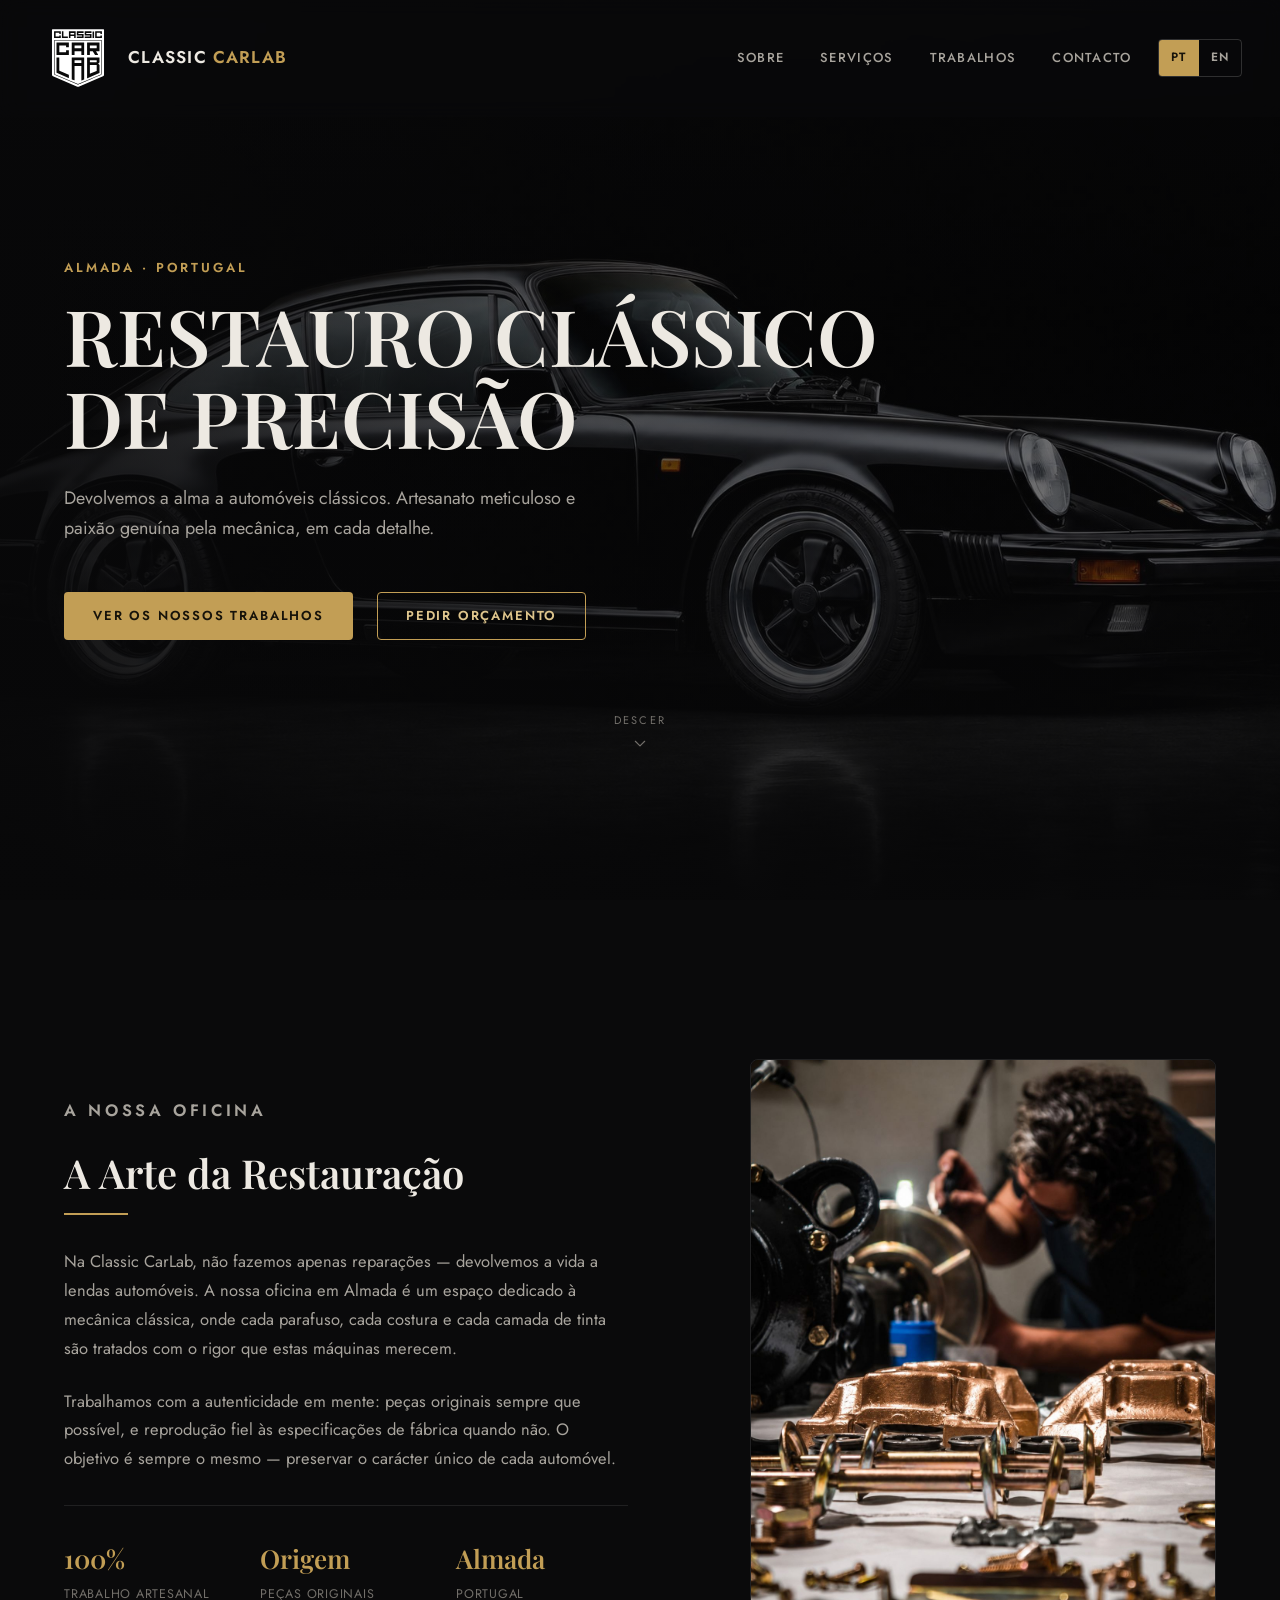
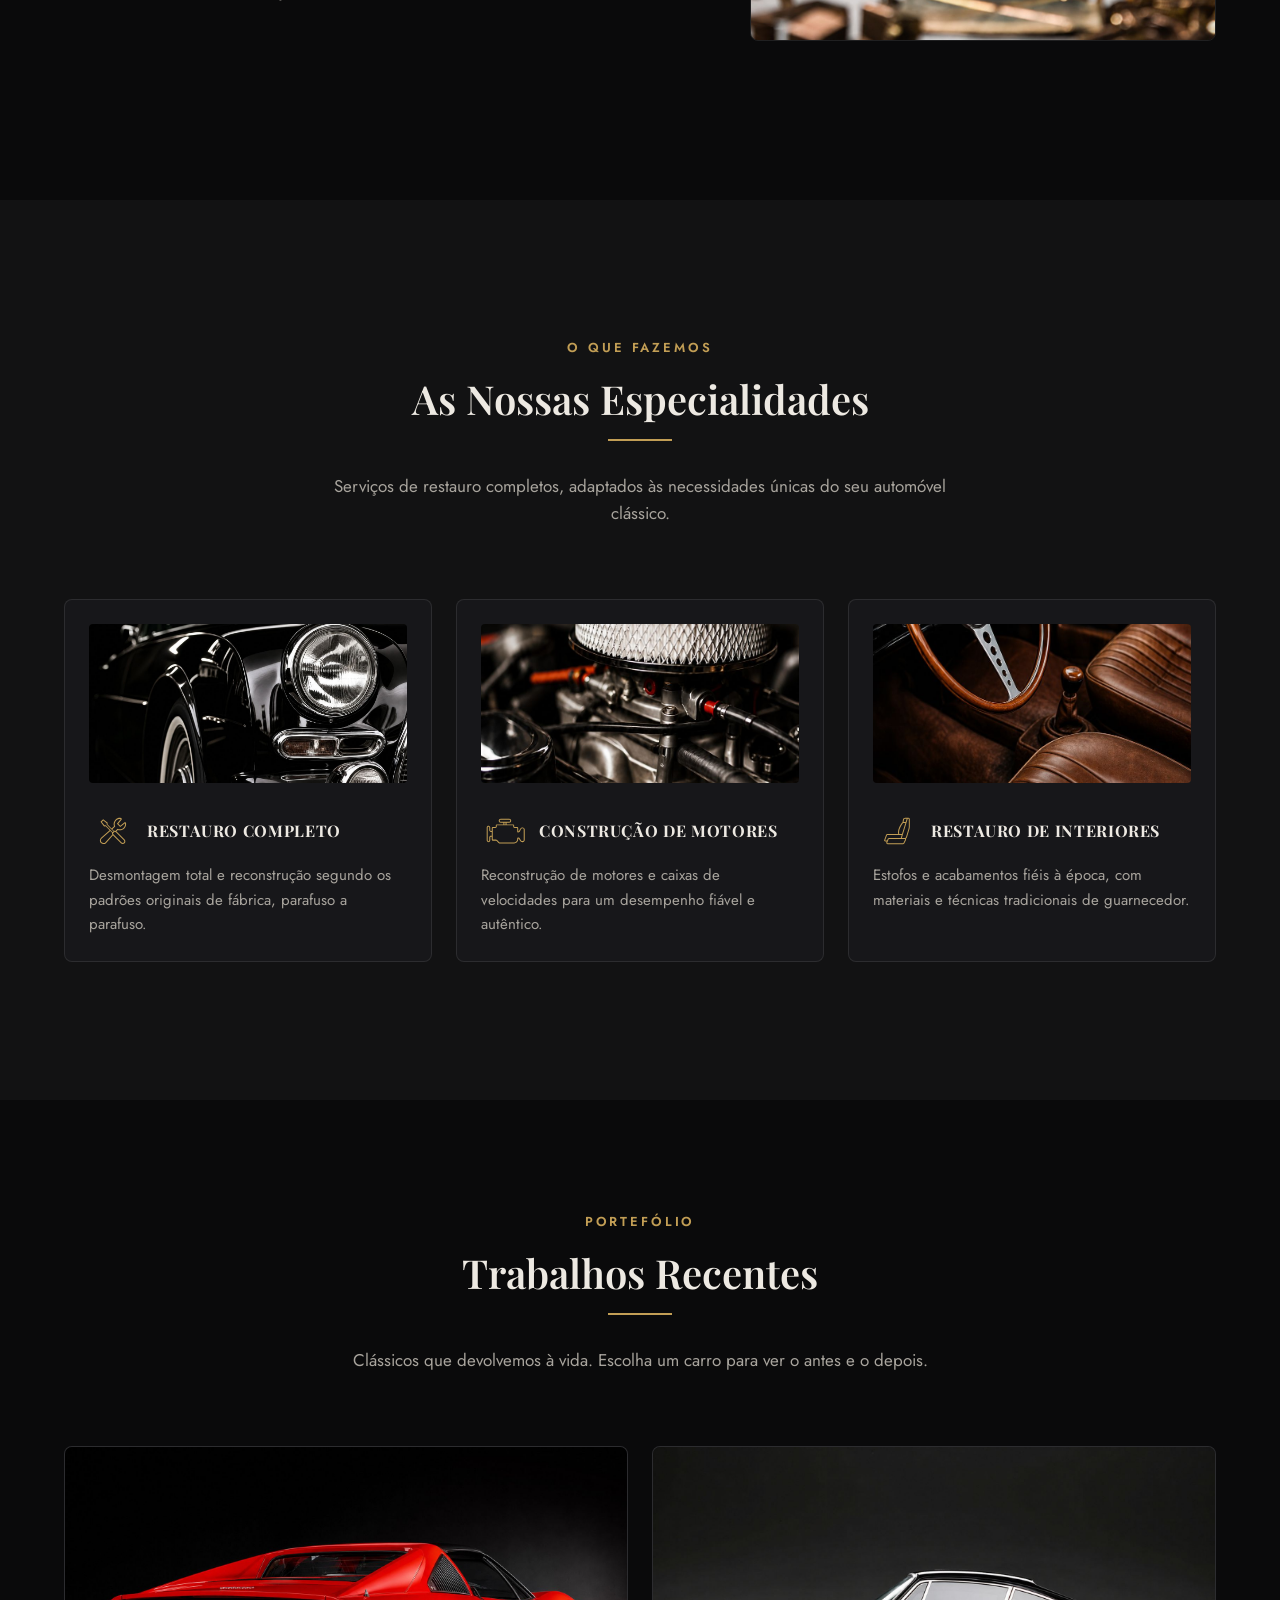
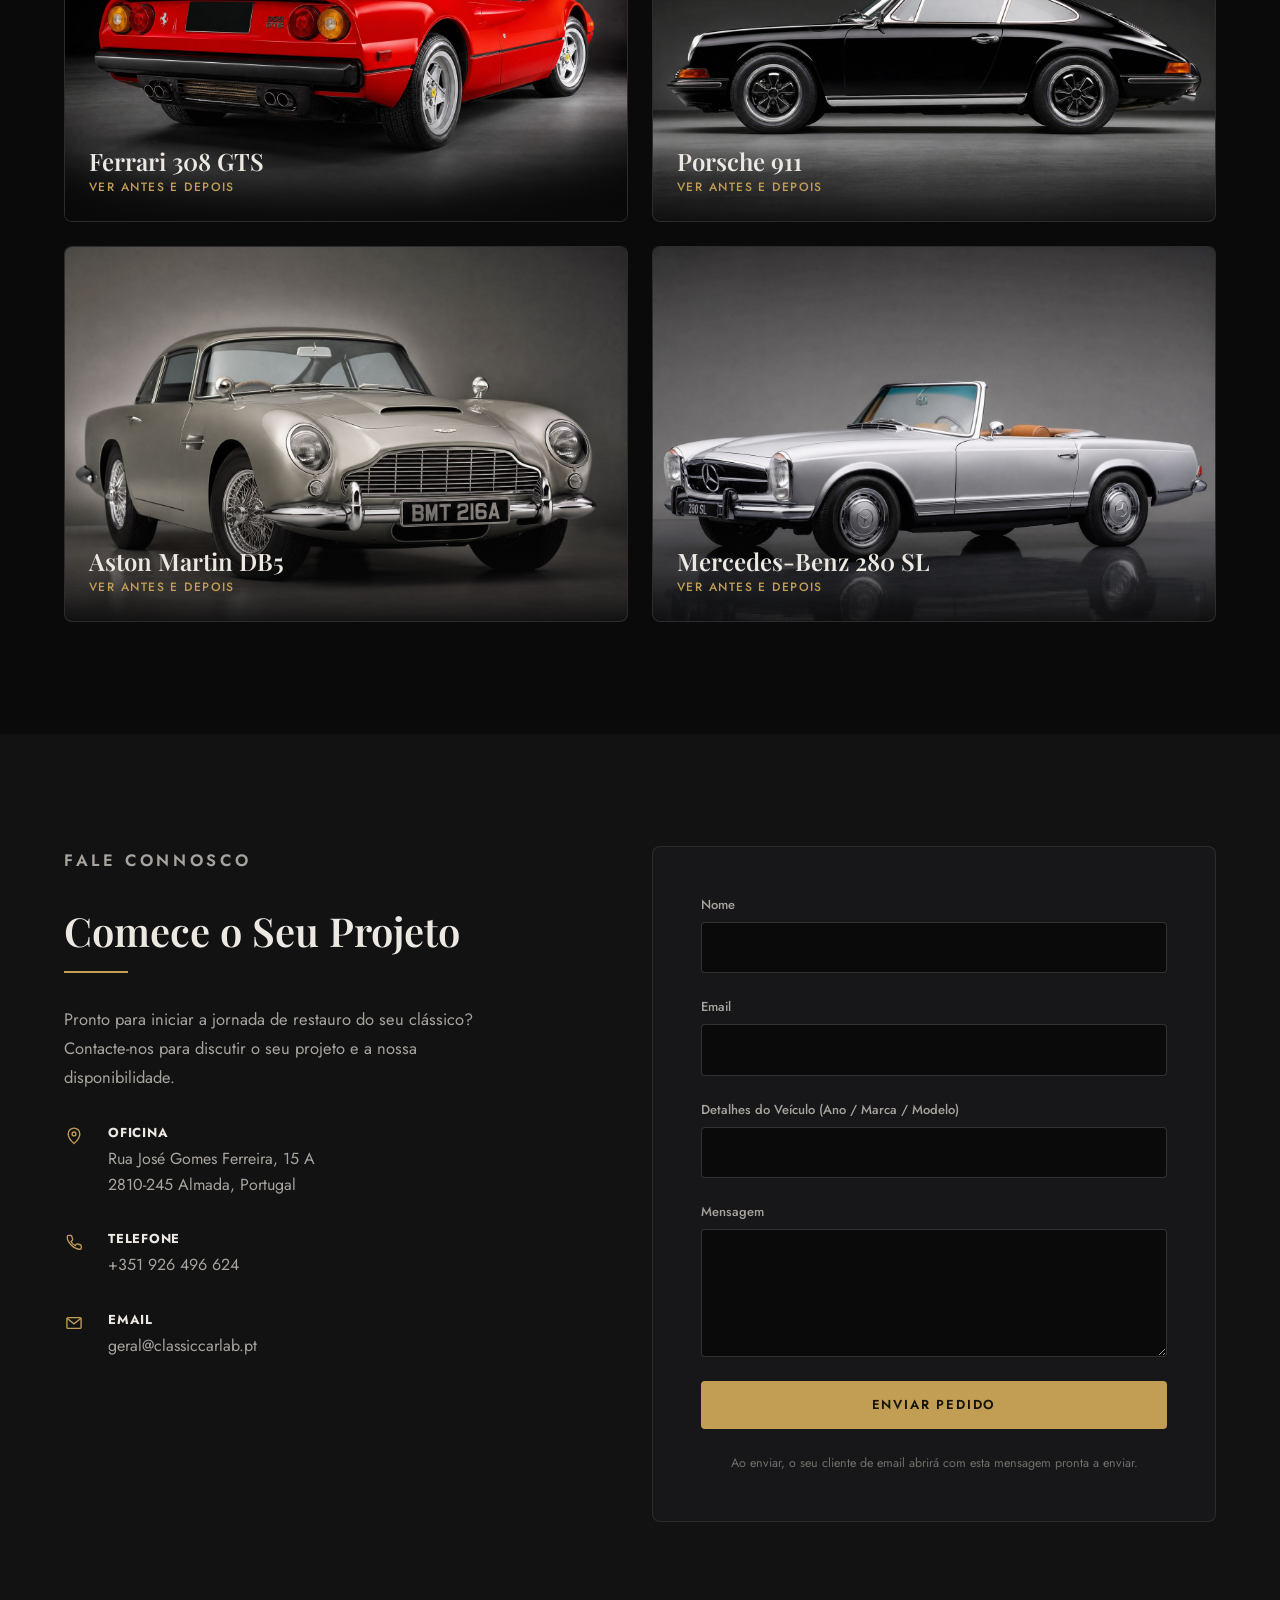
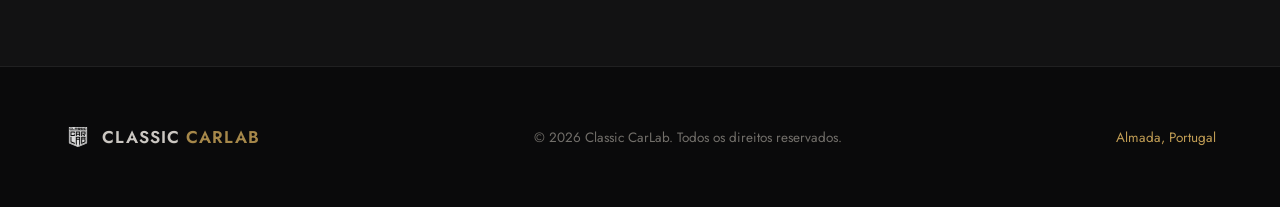
<file: index.html>
<!DOCTYPE html>
<html lang="pt">
<head>
<meta charset="UTF-8">
<meta name="viewport" content="width=device-width, initial-scale=1.0">
<title>Classic CarLab — Restauro de Automóveis Clássicos | Almada</title>
<meta name="description" content="Classic CarLab — oficina especializada em restauro de automóveis clássicos em Almada, Portugal. Restauro completo, pintura, motores e interiores.">
<link rel="icon" type="image/svg+xml" href="img/logo.svg">
<link rel="preconnect" href="https://fonts.googleapis.com">
<link rel="preconnect" href="https://fonts.gstatic.com" crossorigin>
<link href="https://fonts.googleapis.com/css2?family=Playfair+Display:ital,wght@0,500;0,600;0,700;1,500&family=Jost:wght@300;400;500;600&display=swap" rel="stylesheet">
<link rel="stylesheet" href="css/styles.css?v=3">
</head>
<body>

<a class="skip-link" href="#main">Saltar para o conteúdo principal / Skip to main content</a>

<header class="site-header" id="siteHeader">
  <div class="header-inner">
    <a href="#top" class="brand" aria-label="Classic CarLab — início">
      <img src="img/logo.svg" alt="" class="brand-mark" width="80" height="88">
      <span class="brand-name">CLASSIC <em>CARLAB</em></span>
    </a>

    <nav class="main-nav" id="mainNav" aria-label="Navegação principal">
      <a href="#about" data-i18n="nav.about">Sobre</a>
      <a href="#services" data-i18n="nav.services">Serviços</a>
      <a href="#work" data-i18n="nav.work">Trabalhos</a>
      <a href="#contact" data-i18n="nav.contact">Contacto</a>
    </nav>

    <div class="header-actions">
      <div class="lang-toggle" role="group" aria-label="Selecionar idioma / Select language">
        <button type="button" class="lang-btn is-active" data-lang="pt" aria-pressed="true">PT</button>
        <button type="button" class="lang-btn" data-lang="en" aria-pressed="false">EN</button>
      </div>
      <button type="button" class="menu-toggle" id="menuToggle" aria-expanded="false" aria-controls="mainNav" aria-label="Abrir menu de navegação">
        <span></span><span></span><span></span>
      </button>
    </div>
  </div>
</header>

<main id="main">

  <!-- HERO -->
  <section class="hero" id="top">
    <div class="hero-media">
      <img src="img/hero.jpg" alt="Porsche 911 clássico totalmente restaurado, pintura preta, em estúdio" loading="eager" fetchpriority="high" width="1920" height="1080">
      <div class="hero-scrim"></div>
    </div>
    <div class="hero-content">
      <p class="eyebrow" data-i18n="hero.eyebrow">ALMADA · PORTUGAL</p>
      <h1 data-i18n-html="hero.title">RESTAURO CLÁSSICO<br>DE PRECISÃO</h1>
      <p class="hero-sub" data-i18n="hero.sub">Devolvemos a alma a automóveis clássicos. Artesanato meticuloso e paixão genuína pela mecânica, em cada detalhe.</p>
      <div class="hero-ctas">
        <a href="#work" class="btn btn-primary" data-i18n="hero.cta1">Ver os Nossos Trabalhos</a>
        <a href="#contact" class="btn btn-ghost" data-i18n="hero.cta2">Pedir Orçamento</a>
      </div>
    </div>
    <a href="#about" class="scroll-cue" aria-label="Descer para a secção seguinte">
      <span data-i18n="hero.scroll">DESCER</span>
      <svg width="14" height="14" viewBox="0 0 24 24" fill="none" aria-hidden="true"><path d="M4 9l8 8 8-8" stroke="currentColor" stroke-width="2" stroke-linecap="round" stroke-linejoin="round"/></svg>
    </a>
  </section>

  <!-- ABOUT -->
  <section class="about" id="about">
    <div class="section-inner about-grid">
      <div class="about-text reveal">
        <p class="eyebrow" data-i18n="about.eyebrow">A NOSSA OFICINA</p>
        <h2 data-i18n="about.title">A Arte da Restauração</h2>
        <div class="rule"></div>
        <p data-i18n="about.p1">Na Classic CarLab, não fazemos apenas reparações — devolvemos a vida a lendas automóveis. A nossa oficina em Almada é um espaço dedicado à mecânica clássica, onde cada parafuso, cada costura e cada camada de tinta são tratados com o rigor que estas máquinas merecem.</p>
        <p data-i18n="about.p2">Trabalhamos com a autenticidade em mente: peças originais sempre que possível, e reprodução fiel às especificações de fábrica quando não. O objetivo é sempre o mesmo — preservar o carácter único de cada automóvel.</p>

        <div class="value-tiles">
          <div class="value-tile">
            <span class="value-num">100%</span>
            <span class="value-label" data-i18n="about.v1">Trabalho Artesanal</span>
          </div>
          <div class="value-tile">
            <span class="value-num" data-i18n="about.v2num">Origem</span>
            <span class="value-label" data-i18n="about.v2">Peças Originais</span>
          </div>
          <div class="value-tile">
            <span class="value-num" data-i18n="about.v3num">Almada</span>
            <span class="value-label" data-i18n="about.v3">Portugal</span>
          </div>
        </div>
      </div>

      <div class="about-media reveal">
        <img src="img/about.jpg" alt="Mecânico a inspecionar uma peça restaurada, com pinças de travão e ferragens douradas em primeiro plano" loading="lazy" width="1200" height="1500">
      </div>
    </div>
  </section>

  <!-- SERVICES / EXPERTISE -->
  <section class="services" id="services">
    <div class="section-inner">
      <div class="section-heading">
        <p class="eyebrow" data-i18n="services.eyebrow">O QUE FAZEMOS</p>
        <h2 data-i18n="services.title">As Nossas Especialidades</h2>
        <div class="rule rule-center"></div>
        <p class="section-sub" data-i18n="services.sub">Serviços de restauro completos, adaptados às necessidades únicas do seu automóvel clássico.</p>
      </div>

      <div class="service-grid">
        <article class="service-card reveal">
          <img class="service-photo" src="img/servico-restauro.jpg" alt="Detalhe do farol e para-choques cromados de um clássico preto" loading="lazy" width="1200" height="1200">
          <div class="service-card-head">
            <img class="service-icon" src="img/icons/FullRestoration.svg" alt="" width="48" height="48" aria-hidden="true">
            <h3 data-i18n="services.c1.title">Restauro Completo</h3>
          </div>
          <p data-i18n="services.c1.desc">Desmontagem total e reconstrução segundo os padrões originais de fábrica, parafuso a parafuso.</p>
        </article>
        <article class="service-card reveal">
          <img class="service-photo" src="img/servico-motor.jpg" alt="Motor V8 clássico totalmente reconstruído e detalhado" loading="lazy" width="800" height="1679">
          <div class="service-card-head">
            <img class="service-icon" src="img/icons/engineBuiling.svg" alt="" width="48" height="48" aria-hidden="true">
            <h3 data-i18n="services.c3.title">Construção de Motores</h3>
          </div>
          <p data-i18n="services.c3.desc">Reconstrução de motores e caixas de velocidades para um desempenho fiável e autêntico.</p>
        </article>
        <article class="service-card reveal">
          <img class="service-photo" src="img/servico-interior.jpg" alt="Interior em pele castanha com volante em madeira" loading="lazy" width="800" height="1679">
          <div class="service-card-head">
            <img class="service-icon" src="img/icons/interiorRestoration.svg" alt="" width="48" height="48" aria-hidden="true">
            <h3 data-i18n="services.c4.title">Restauro de Interiores</h3>
          </div>
          <p data-i18n="services.c4.desc">Estofos e acabamentos fiéis à época, com materiais e técnicas tradicionais de guarnecedor.</p>
        </article>
      </div>
    </div>
  </section>

  <!-- WORK / GALLERY -->
  <section class="work" id="work">
    <div class="section-inner">
      <div class="section-heading">
        <p class="eyebrow" data-i18n="work.eyebrow">PORTEFÓLIO</p>
        <h2 data-i18n="work.title">Trabalhos Recentes</h2>
        <div class="rule rule-center"></div>
        <p class="section-sub" data-i18n="work.sub">Uma seleção do nosso trabalho, do motor ao acabamento final.</p>
      </div>

      <div class="gallery-grid" id="galleryGrid"></div>
    </div>
  </section>

  <dialog class="lightbox" id="lightbox" aria-labelledby="lightboxTitle">
    <div class="lightbox-head">
      <div class="lightbox-heading">
        <h3 id="lightboxTitle" tabindex="-1" autofocus></h3>
        <p class="lightbox-label" id="lightboxLabel" aria-live="polite"></p>
      </div>
      <span class="lightbox-counter" id="lightboxCounter" aria-hidden="true"></span>
      <button type="button" class="lightbox-close" id="lightboxClose" data-i18n-aria="work.close" aria-label="Fechar galeria">
        <svg width="20" height="20" viewBox="0 0 24 24" fill="none" aria-hidden="true"><path d="M6 6l12 12M18 6L6 18" stroke="currentColor" stroke-width="2" stroke-linecap="round"/></svg>
      </button>
    </div>

    <div class="lightbox-stage">
      <button type="button" class="lightbox-nav lightbox-prev" id="lightboxPrev" data-i18n-aria="work.prev" aria-label="Foto anterior">
        <svg width="22" height="22" viewBox="0 0 24 24" fill="none" aria-hidden="true"><path d="M15 5l-7 7 7 7" stroke="currentColor" stroke-width="2.2" stroke-linecap="round" stroke-linejoin="round"/></svg>
      </button>
      <div class="lightbox-track" id="lightboxTrack" tabindex="0"></div>
      <button type="button" class="lightbox-nav lightbox-next" id="lightboxNext" data-i18n-aria="work.next" aria-label="Foto seguinte">
        <svg width="22" height="22" viewBox="0 0 24 24" fill="none" aria-hidden="true"><path d="M9 5l7 7-7 7" stroke="currentColor" stroke-width="2.2" stroke-linecap="round" stroke-linejoin="round"/></svg>
      </button>
    </div>

    <div class="lightbox-thumbs" id="lightboxThumbs"></div>
  </dialog>

  <!-- CONTACT -->
  <section class="contact" id="contact">
    <div class="section-inner contact-grid">
      <div class="contact-info reveal">
        <p class="eyebrow" data-i18n="contact.eyebrow">FALE CONNOSCO</p>
        <h2 data-i18n="contact.title">Comece o Seu Projeto</h2>
        <div class="rule"></div>
        <p data-i18n="contact.sub">Pronto para iniciar a jornada de restauro do seu clássico? Contacte-nos para discutir o seu projeto e a nossa disponibilidade.</p>

        <ul class="contact-list">
          <li>
            <svg width="20" height="20" viewBox="0 0 24 24" fill="none" aria-hidden="true"><path d="M12 21s-7-6.1-7-11.5A7 7 0 0 1 19 9.5C19 14.9 12 21 12 21Z" stroke="currentColor" stroke-width="1.6"/><circle cx="12" cy="9.5" r="2.3" stroke="currentColor" stroke-width="1.6"/></svg>
            <div>
              <strong data-i18n="contact.addrLabel">Oficina</strong>
              <span data-i18n-html="contact.addr">Rua José Gomes Ferreira, 15 A<br>2810-245 Almada, Portugal</span>
            </div>
          </li>
          <li>
            <svg width="20" height="20" viewBox="0 0 24 24" fill="none" aria-hidden="true"><path d="M4 5.5C4 4.7 4.7 4 5.5 4h2.4c.7 0 1.3.5 1.5 1.2l.9 3.2c.2.6 0 1.3-.5 1.7l-1.4 1.2c1 2.2 2.8 4 5 5l1.2-1.4c.4-.5 1.1-.7 1.7-.5l3.2.9c.7.2 1.2.8 1.2 1.5v2.4c0 .8-.7 1.5-1.5 1.5C11.9 20.7 3.3 12.1 4 5.5Z" stroke="currentColor" stroke-width="1.6"/></svg>
            <div>
              <strong data-i18n="contact.phoneLabel">Telefone</strong>
              <a href="tel:+351926496624">+351 926 496 624</a>
            </div>
          </li>
          <li>
            <svg width="20" height="20" viewBox="0 0 24 24" fill="none" aria-hidden="true"><rect x="3.5" y="5.5" width="17" height="13" rx="1.5" stroke="currentColor" stroke-width="1.6"/><path d="M4 6.5l8 6.5 8-6.5" stroke="currentColor" stroke-width="1.6" stroke-linecap="round"/></svg>
            <div>
              <strong data-i18n="contact.emailLabel">Email</strong>
              <a href="mailto:geral@classiccarlab.pt">geral@classiccarlab.pt</a>
            </div>
          </li>
        </ul>
      </div>

      <form class="contact-form reveal" id="contactForm" action="mailto:geral@classiccarlab.pt" method="post" enctype="text/plain">
        <div class="field">
          <label for="f-name" data-i18n="form.name">Nome</label>
          <input id="f-name" name="Nome" type="text" required autocomplete="name">
        </div>
        <div class="field">
          <label for="f-email" data-i18n="form.email">Email</label>
          <input id="f-email" name="Email" type="email" required autocomplete="email">
        </div>
        <div class="field">
          <label for="f-vehicle" data-i18n="form.vehicle">Detalhes do Veículo (Ano / Marca / Modelo)</label>
          <input id="f-vehicle" name="Veiculo" type="text" autocomplete="off">
        </div>
        <div class="field">
          <label for="f-message" data-i18n="form.message">Mensagem</label>
          <textarea id="f-message" name="Mensagem" rows="4" required></textarea>
        </div>
        <button type="submit" class="btn btn-primary btn-block" data-i18n="form.submit">Enviar Pedido</button>
        <p class="form-note" id="formNote" role="status" data-i18n="form.note">Ao enviar, o seu cliente de email abrirá com esta mensagem pronta a enviar.</p>
      </form>
    </div>
  </section>

</main>

<footer class="site-footer">
  <div class="section-inner footer-inner">
    <a href="#top" class="brand brand-footer" aria-label="Classic CarLab — início">
      <img src="img/logo.svg" alt="" width="28" height="28">
      <span class="brand-name">CLASSIC <em>CARLAB</em></span>
    </a>
    <p data-i18n="footer.copy">© 2026 Classic CarLab. Todos os direitos reservados.</p>
    <p class="footer-loc" data-i18n="footer.loc">Almada, Portugal</p>
  </div>
</footer>

<a href="#top" class="back-to-top" id="backToTop" data-i18n-aria="backToTop" aria-label="Voltar ao topo">
  <svg width="18" height="18" viewBox="0 0 24 24" fill="none" aria-hidden="true"><path d="M5 15l7-7 7 7" stroke="currentColor" stroke-width="2.2" stroke-linecap="round" stroke-linejoin="round"/></svg>
</a>

<script src="js/script.js?v=3"></script>
</body>
</html>
</file>
<file: css/styles.css>
/* ==========================================================================
   Classic CarLab — stylesheet
   ========================================================================== */

:root {
  --bg: #0a0a0b;
  --bg-alt: #121213;
  --surface: #17171a;
  --surface-2: #1d1d20;
  --border: rgba(255, 255, 255, 0.09);
  --border-strong: rgba(255, 255, 255, 0.16);
  --text: #ede9e2;
  --text-muted: #a8a49d;
  --text-faint: #726f6a;
  --accent: #c29e55;
  --accent-light: #ddc48c;
  --accent-dark: #8f7038;
  --accent-contrast: #17130a;

  --font-display: "Playfair Display", Georgia, serif;
  --font-body: "Jost", "Segoe UI", sans-serif;

  --space-3xs: 4px;
  --space-2xs: 8px;
  --space-xs: 12px;
  --space-sm: 16px;
  --space-md: 24px;
  --space-lg: 32px;
  --space-xl: 48px;
  --space-2xl: 72px;
  --space-3xl: 112px;

  --container: 1440px;
  --page-margin: 150px;
  --grid-gutter: 24px;
  --radius-sm: 4px;
  --radius-md: 8px;

  --ease-standard: cubic-bezier(0.4, 0, 0.2, 1);
  --dur-fast: 150ms;
  --dur-med: 320ms;
  --dur-slow: 600ms;

  color-scheme: dark;
}

/* ---------- Reset ---------- */
*, *::before, *::after { box-sizing: border-box; }
html { scroll-behavior: smooth; scroll-snap-type: y proximity; }
@media (prefers-reduced-motion: reduce) {
  html { scroll-behavior: auto; }
  *, *::before, *::after {
    animation-duration: 0.01ms !important;
    animation-iteration-count: 1 !important;
    transition-duration: 0.01ms !important;
    scroll-behavior: auto !important;
  }
}

body {
  margin: 0;
  background: var(--bg);
  color: var(--text);
  font-family: var(--font-body);
  font-size: 16px;
  line-height: 1.6;
  -webkit-font-smoothing: antialiased;
  overflow-x: hidden;
}

img { max-width: 100%; display: block; }
a { color: inherit; text-decoration: none; }
button { font: inherit; color: inherit; background: none; border: 0; cursor: pointer; }
input, textarea { font: inherit; color: inherit; }
ul { list-style: none; margin: 0; padding: 0; }
h1, h2, h3, p { margin: 0; }

:focus-visible {
  outline: 2px solid var(--accent);
  outline-offset: 3px;
  border-radius: 2px;
}

.skip-link {
  position: absolute;
  left: -9999px;
  top: 0;
  z-index: 999;
  background: var(--accent);
  color: var(--accent-contrast);
  padding: 12px 20px;
  font-weight: 600;
  border-radius: 0 0 8px 0;
}
.skip-link:focus {
  left: 0;
}

.section-inner {
  max-width: var(--container);
  margin: 0 auto;
  padding: 0 var(--page-margin);
}

.eyebrow {
  font-family: var(--font-body);
  font-size: 13px;
  font-weight: 600;
  letter-spacing: 0.22em;
  color: var(--accent);
  text-transform: uppercase;
  margin: 0 0 var(--space-sm);
}

.rule {
  width: 64px;
  height: 2px;
  background: var(--accent);
  margin: var(--space-sm) 0 var(--space-lg);
}
.rule-center { margin-left: auto; margin-right: auto; }

.section-heading {
  text-align: center;
  max-width: 640px;
  margin: 0 auto var(--space-2xl);
}
.section-heading h2 { margin-bottom: 0; }
.section-sub {
  color: var(--text-muted);
  font-size: 17px;
  margin-top: var(--space-sm);
}

h2 {
  font-family: var(--font-display);
  font-weight: 600;
  font-size: clamp(28px, 4vw, 40px);
  line-height: 1.2;
}

/* ---------- Buttons ---------- */
.btn {
  display: inline-flex;
  align-items: center;
  justify-content: center;
  gap: 8px;
  min-height: 48px;
  padding: 0 28px;
  font-size: 13px;
  font-weight: 600;
  letter-spacing: 0.14em;
  text-transform: uppercase;
  border-radius: var(--radius-sm);
  border: 1px solid transparent;
  transition: background var(--dur-fast) var(--ease-standard),
              color var(--dur-fast) var(--ease-standard),
              border-color var(--dur-fast) var(--ease-standard),
              transform var(--dur-fast) var(--ease-standard);
  cursor: pointer;
}
.btn:active { transform: scale(0.97); }
.btn-primary {
  background: var(--accent);
  color: var(--accent-contrast);
}
.btn-primary:hover { background: var(--accent-light); }
.btn-ghost {
  border-color: var(--accent);
  color: var(--accent-light);
}
.btn-ghost:hover { background: rgba(194, 158, 85, 0.12); }
.btn-block { width: 100%; }

/* ==========================================================================
   Header
   ========================================================================== */
.site-header {
  position: fixed;
  top: 0;
  left: 0;
  right: 0;
  z-index: 100;
  background: rgba(10, 10, 11, 0.55);
  backdrop-filter: blur(10px);
  -webkit-backdrop-filter: blur(10px);
  border-bottom: 1px solid transparent;
  transition: background var(--dur-med) var(--ease-standard),
              border-color var(--dur-med) var(--ease-standard);
}
.site-header.is-scrolled {
  background: rgba(10, 10, 11, 0.92);
  border-color: var(--border);
}
.header-inner {
  --nav-pad: clamp(20px, 3vw, 48px);
  width: 100%;
  padding: 14px var(--nav-pad);
  display: flex;
  align-items: center;
  justify-content: flex-start;
  gap: var(--space-md);
}

.brand {
  display: inline-flex;
  align-items: center;
  gap: 10px;
  min-height: 44px;
}
.brand-mark { flex-shrink: 0; width: 80px; height: 88px; }
.brand-name {
  font-family: var(--font-body);
  font-weight: 600;
  font-size: 17px;
  letter-spacing: 0.06em;
  white-space: nowrap;
}
.brand-name em { color: var(--accent); font-style: normal; }

.main-nav {
  display: flex;
  align-items: center;
  gap: var(--space-lg);
  margin-left: auto;
}
.main-nav a {
  font-size: 13px;
  font-weight: 500;
  letter-spacing: 0.1em;
  text-transform: uppercase;
  color: var(--text-muted);
  padding: 10px 2px;
  position: relative;
  transition: color var(--dur-fast) var(--ease-standard);
}
.main-nav a::after {
  content: "";
  position: absolute;
  left: 0; right: 0; bottom: 4px;
  height: 1px;
  background: var(--accent);
  transform: scaleX(0);
  transform-origin: left;
  transition: transform var(--dur-fast) var(--ease-standard);
}
.main-nav a:hover,
.main-nav a:focus-visible {
  color: var(--text);
}
.main-nav a:hover::after,
.main-nav a:focus-visible::after {
  transform: scaleX(1);
}

.header-actions {
  display: flex;
  align-items: center;
  gap: var(--space-md);
}

.lang-toggle {
  display: flex;
  border: 1px solid var(--border-strong);
  border-radius: var(--radius-sm);
  overflow: hidden;
}
.lang-btn {
  padding: 8px 12px;
  font-size: 12px;
  font-weight: 600;
  letter-spacing: 0.08em;
  color: var(--text-muted);
  min-width: 40px;
  min-height: 36px;
  transition: background var(--dur-fast) var(--ease-standard), color var(--dur-fast) var(--ease-standard);
}
.lang-btn.is-active {
  background: var(--accent);
  color: var(--accent-contrast);
}
.lang-btn:not(.is-active):hover { color: var(--text); }

.menu-toggle {
  display: none;
  flex-direction: column;
  justify-content: center;
  gap: 5px;
  width: 44px;
  height: 44px;
  border-radius: var(--radius-sm);
}
.menu-toggle span {
  display: block;
  width: 22px;
  height: 2px;
  background: var(--text);
  transition: transform var(--dur-fast) var(--ease-standard), opacity var(--dur-fast) var(--ease-standard);
}
.menu-toggle[aria-expanded="true"] span:nth-child(1) { transform: translateY(7px) rotate(45deg); }
.menu-toggle[aria-expanded="true"] span:nth-child(2) { opacity: 0; }
.menu-toggle[aria-expanded="true"] span:nth-child(3) { transform: translateY(-7px) rotate(-45deg); }

/* ==========================================================================
   Hero
   ========================================================================== */
.hero {
  position: relative;
  min-height: 100dvh;
  display: flex;
  flex-direction: column;
  justify-content: center;
  overflow: hidden;
  scroll-snap-align: start;
}
.hero-media {
  position: absolute;
  inset: 0;
  z-index: 0;
}
.hero-media img {
  width: 100%;
  height: 100%;
  object-fit: cover;
  object-position: center 35%;
}
.hero-scrim {
  position: absolute;
  inset: 0;
  background:
    linear-gradient(180deg, rgba(8,8,9,0.75) 0%, rgba(8,8,9,0.35) 35%, rgba(8,8,9,0.55) 70%, rgba(8,8,9,0.95) 100%),
    linear-gradient(90deg, rgba(8,8,9,0.9) 0%, rgba(8,8,9,0.35) 55%, rgba(8,8,9,0.15) 100%);
}
.hero-content {
  position: relative;
  z-index: 1;
  max-width: var(--container);
  width: 100%;
  margin: 0 auto;
  padding: 140px var(--page-margin) var(--space-2xl);
}
.hero-content h1 {
  font-family: var(--font-display);
  font-weight: 600;
  font-size: clamp(38px, 6.5vw, 78px);
  line-height: 1.05;
  max-width: 900px;
  margin: 0 0 var(--space-md);
  text-wrap: balance;
}
.hero-sub {
  max-width: 520px;
  color: var(--text-muted);
  font-size: 18px;
  line-height: 1.7;
  margin-bottom: var(--space-xl);
}
.hero-ctas {
  display: flex;
  flex-wrap: wrap;
  gap: var(--space-md);
}

.scroll-cue {
  position: relative;
  z-index: 1;
  align-self: center;
  margin-bottom: var(--space-lg);
  display: flex;
  flex-direction: column;
  align-items: center;
  gap: 6px;
  font-size: 11px;
  letter-spacing: 0.2em;
  color: var(--text-faint);
  animation: bob 2.4s ease-in-out infinite;
}
@media (prefers-reduced-motion: reduce) { .scroll-cue { animation: none; } }
@keyframes bob {
  0%, 100% { transform: translateY(0); }
  50% { transform: translateY(6px); }
}

/* ==========================================================================
   About
   ========================================================================== */
.about {
  min-height: 100dvh;
  padding: var(--space-3xl) 0;
  background: var(--bg);
  display: flex;
  flex-direction: column;
  justify-content: center;
  scroll-snap-align: start;
}
.about-grid {
  display: grid;
  grid-template-columns: repeat(12, 1fr);
  column-gap: var(--grid-gutter);
  align-items: center;
}
.about-text { grid-column: 1 / span 6; }
.about-media { grid-column: 8 / span 5; }
.about-text h2 { margin-bottom: 0; }
.about-text p {
  color: var(--text-muted);
  font-size: 16.5px;
  line-height: 1.75;
  margin-bottom: var(--space-md);
}
.about-media {
  border-radius: var(--radius-md);
  overflow: hidden;
  border: 1px solid var(--border);
  aspect-ratio: 4 / 5;
}
.about-media img { width: 100%; height: 100%; object-fit: cover; }

.value-tiles {
  display: grid;
  grid-template-columns: repeat(3, 1fr);
  gap: var(--space-md);
  margin-top: var(--space-lg);
  padding-top: var(--space-lg);
  border-top: 1px solid var(--border);
}
.value-tile { display: flex; flex-direction: column; gap: 4px; }
.value-num {
  font-family: var(--font-display);
  font-size: clamp(20px, 2.4vw, 26px);
  font-weight: 600;
  color: var(--accent);
}
.value-label {
  font-size: 12.5px;
  letter-spacing: 0.06em;
  text-transform: uppercase;
  color: var(--text-faint);
}

/* ==========================================================================
   Services
   ========================================================================== */
.services {
  min-height: 100dvh;
  padding: var(--space-3xl) 0;
  background: var(--bg-alt);
  display: flex;
  flex-direction: column;
  justify-content: center;
  scroll-snap-align: start;
}
.service-grid {
  display: grid;
  grid-template-columns: repeat(12, 1fr);
  gap: var(--grid-gutter);
}
.service-card {
  grid-column: span 4;
  background: var(--surface);
  border: 1px solid var(--border);
  border-radius: var(--radius-md);
  padding: var(--space-md);
  transition: border-color var(--dur-med) var(--ease-standard),
              transform var(--dur-med) var(--ease-standard),
              background var(--dur-med) var(--ease-standard);
}
.service-card:hover {
  border-color: var(--border-strong);
  background: var(--surface-2);
  transform: translateY(-4px);
}
.service-photo {
  width: 100%;
  height: auto;
  aspect-ratio: 2 / 1;
  object-fit: cover;
  border-radius: var(--radius-sm);
  margin-bottom: var(--space-md);
}
.service-card-head {
  display: flex;
  align-items: center;
  gap: 10px;
  margin-bottom: var(--space-2xs);
}
.service-icon { flex-shrink: 0; }
.service-card h3 {
  font-family: var(--font-display);
  font-size: 16px;
  font-weight: 700;
  letter-spacing: 0.04em;
  text-transform: uppercase;
}
.service-card p {
  color: var(--text-muted);
  font-size: 15px;
  line-height: 1.65;
}

/* ==========================================================================
   Work / Gallery
   ========================================================================== */
.work {
  min-height: 100dvh;
  padding: var(--space-3xl) 0;
  background: var(--bg);
  display: flex;
  flex-direction: column;
  justify-content: center;
  scroll-snap-align: start;
}
.gallery-grid {
  display: grid;
  grid-template-columns: repeat(12, 1fr);
  gap: var(--grid-gutter);
}
.car-card {
  grid-column: span 6;
  position: relative;
  display: block;
  padding: 0;
  text-align: left;
  border-radius: var(--radius-md);
  overflow: hidden;
  border: 1px solid var(--border);
  background: var(--surface);
  aspect-ratio: 3 / 2;
  transition: border-color var(--dur-med) var(--ease-standard),
              opacity var(--dur-slow) var(--ease-standard),
              transform var(--dur-slow) var(--ease-standard);
}
.car-card:hover { border-color: var(--border-strong); }
.car-card img {
  width: 100%;
  height: 100%;
  object-fit: cover;
  transition: transform var(--dur-slow) var(--ease-standard);
}
.car-card:hover img { transform: scale(1.06); }
.car-caption {
  position: absolute;
  left: 0; right: 0; bottom: 0;
  display: flex;
  flex-direction: column;
  gap: 2px;
  padding: var(--space-xl) var(--space-md) var(--space-md);
  background: linear-gradient(180deg, rgba(10,10,11,0) 0%, rgba(10,10,11,0.9) 100%);
}
.car-name {
  font-family: var(--font-display);
  font-size: 24px;
  font-weight: 600;
  line-height: 1.25;
  color: var(--text);
}
.car-meta {
  font-size: 12px;
  font-weight: 500;
  letter-spacing: 0.12em;
  text-transform: uppercase;
  color: var(--accent);
}

/* ---------- Lightbox (car carousel) ---------- */
html.lightbox-open { overflow: hidden; }
.lightbox {
  width: min(1100px, 94vw);
  max-width: none;
  max-height: 94dvh;
  margin: auto;
  padding: 0;
  border: 1px solid var(--border-strong);
  border-radius: var(--radius-md);
  background: var(--bg-alt);
  color: var(--text);
  overflow: hidden;
}
.lightbox[open] {
  display: flex;
  flex-direction: column;
}
.lightbox::backdrop {
  background: rgba(5, 5, 6, 0.88);
  backdrop-filter: blur(6px);
}
.lightbox-head {
  display: flex;
  align-items: center;
  gap: var(--space-sm);
  padding: var(--space-sm) var(--space-md);
  border-bottom: 1px solid var(--border);
}
.lightbox-heading { margin-right: auto; min-width: 0; }
.lightbox-heading h3:focus { outline: none; }
.lightbox-heading h3 {
  font-family: var(--font-display);
  font-size: 20px;
  font-weight: 600;
  line-height: 1.25;
}
.lightbox-label {
  font-size: 11px;
  font-weight: 600;
  letter-spacing: 0.12em;
  text-transform: uppercase;
  color: var(--accent);
}
.lightbox-counter {
  font-size: 13px;
  letter-spacing: 0.06em;
  color: var(--text-muted);
}
.lightbox-close,
.lightbox-nav {
  display: grid;
  place-items: center;
  width: 44px;
  height: 44px;
  flex-shrink: 0;
  border-radius: 50%;
  color: var(--text);
  transition: background var(--dur-fast) var(--ease-standard),
              color var(--dur-fast) var(--ease-standard);
}
.lightbox-close:hover,
.lightbox-nav:hover { background: var(--accent); color: var(--accent-contrast); }

.lightbox-stage {
  position: relative;
  min-height: 0;
  flex: 0 1 auto;
  background: #050506;
}
.lightbox-track {
  display: flex;
  overflow-x: auto;
  overscroll-behavior-x: contain;
  scroll-snap-type: x mandatory;
  scrollbar-width: none;
}
.lightbox-track::-webkit-scrollbar { display: none; }
.lightbox-slide {
  flex: 0 0 100%;
  margin: 0;
  scroll-snap-align: center;
  scroll-snap-stop: always;
}
.lightbox-slide img {
  width: 100%;
  height: auto;
  aspect-ratio: 4 / 3;
  max-height: calc(94dvh - 190px);
  object-fit: contain;
  margin: 0 auto;
}
.lightbox-nav {
  position: absolute;
  top: 50%;
  z-index: 1;
  transform: translateY(-50%);
  background: rgba(10, 10, 11, 0.6);
  backdrop-filter: blur(6px);
  border: 1px solid var(--border-strong);
}
.lightbox-prev { left: var(--space-sm); }
.lightbox-next { right: var(--space-sm); }
.lightbox-nav[hidden], .lightbox-thumbs[hidden] { display: none; }

.lightbox-thumbs {
  display: flex;
  justify-content: center;
  gap: var(--space-xs);
  padding: var(--space-sm);
  border-top: 1px solid var(--border);
}
.lightbox-thumb {
  width: 88px;
  aspect-ratio: 4 / 3;
  padding: 0;
  overflow: hidden;
  border-radius: var(--radius-sm);
  border: 2px solid transparent;
  opacity: 0.55;
  transition: opacity var(--dur-fast) var(--ease-standard),
              border-color var(--dur-fast) var(--ease-standard);
}
.lightbox-thumb img { width: 100%; height: 100%; object-fit: cover; }
.lightbox-thumb:hover { opacity: 0.85; }
.lightbox-thumb[aria-current="true"] { opacity: 1; border-color: var(--accent); }

/* ==========================================================================
   Contact
   ========================================================================== */
.contact {
  min-height: 100dvh;
  padding: var(--space-3xl) 0 calc(var(--space-3xl) + var(--space-lg));
  background: var(--bg-alt);
  display: flex;
  flex-direction: column;
  justify-content: center;
  scroll-snap-align: start;
}
.contact-grid {
  display: grid;
  grid-template-columns: repeat(12, 1fr);
  column-gap: var(--grid-gutter);
}
.contact-info { grid-column: 1 / span 5; }
.contact-form { grid-column: 7 / span 6; }
.contact-info p {
  color: var(--text-muted);
  font-size: 16.5px;
  line-height: 1.75;
  margin-bottom: var(--space-lg);
}
.contact-list { display: flex; flex-direction: column; gap: var(--space-lg); }
.contact-list li {
  display: flex;
  gap: var(--space-md);
  align-items: flex-start;
}
.contact-list svg { color: var(--accent); flex-shrink: 0; margin-top: 3px; }
.contact-list div { display: flex; flex-direction: column; gap: 2px; }
.contact-list strong {
  font-size: 13px;
  letter-spacing: 0.06em;
  text-transform: uppercase;
  color: var(--text);
}
.contact-list a,
.contact-list span { color: var(--text-muted); }
.contact-list a:hover { color: var(--accent-light); }

.contact-form {
  background: var(--surface);
  border: 1px solid var(--border);
  border-radius: var(--radius-md);
  padding: var(--space-xl);
  display: flex;
  flex-direction: column;
  gap: var(--space-md);
}
.field { display: flex; flex-direction: column; gap: 6px; }
.field label {
  font-size: 13px;
  font-weight: 500;
  color: var(--text-muted);
}
.field input,
.field textarea {
  background: var(--bg);
  border: 1px solid var(--border-strong);
  border-radius: var(--radius-sm);
  padding: 12px 14px;
  min-height: 48px;
  color: var(--text);
  transition: border-color var(--dur-fast) var(--ease-standard);
}
.field textarea { min-height: 120px; resize: vertical; }
.field input:focus,
.field textarea:focus {
  border-color: var(--accent);
  outline: none;
}
.form-note {
  font-size: 12.5px;
  color: var(--text-faint);
  text-align: center;
  margin: 0;
}

/* ==========================================================================
   Footer
   ========================================================================== */
.site-footer {
  background: var(--bg);
  border-top: 1px solid var(--border);
  padding: var(--space-xl) 0;
}
.footer-inner {
  display: flex;
  flex-wrap: wrap;
  align-items: center;
  justify-content: space-between;
  gap: var(--space-md);
}
.brand-footer { opacity: 0.85; }
.site-footer p {
  font-size: 13.5px;
  color: var(--text-faint);
}
.footer-loc { color: var(--accent) !important; }

/* ==========================================================================
   Back to top
   ========================================================================== */
.back-to-top {
  position: fixed;
  right: var(--space-lg);
  bottom: var(--space-lg);
  z-index: 90;
  width: 48px;
  height: 48px;
  border-radius: 50%;
  display: flex;
  align-items: center;
  justify-content: center;
  background: var(--accent);
  color: var(--accent-contrast);
  box-shadow: 0 6px 20px rgba(0, 0, 0, 0.4);
  opacity: 0;
  visibility: hidden;
  transform: translateY(10px);
  transition: opacity var(--dur-fast) var(--ease-standard),
              transform var(--dur-fast) var(--ease-standard),
              visibility var(--dur-fast) var(--ease-standard),
              background var(--dur-fast) var(--ease-standard);
}
.back-to-top.is-visible {
  opacity: 1;
  visibility: visible;
  transform: translateY(0);
}
.back-to-top:hover { background: var(--accent-light); }

/* ==========================================================================
   Scroll reveal
   ========================================================================== */
.reveal {
  opacity: 0;
  transform: translateY(24px);
  transition: opacity var(--dur-slow) var(--ease-standard),
              transform var(--dur-slow) var(--ease-standard);
}
.reveal.is-visible {
  opacity: 1;
  transform: translateY(0);
}
@media (prefers-reduced-motion: reduce) {
  .reveal { opacity: 1; transform: none; transition: none; }
}

/* ==========================================================================
   Responsive
   ========================================================================== */
@media (max-width: 1280px) {
  :root { --page-margin: 64px; }
}

@media (max-width: 1024px) {
  .about-grid, .contact-grid { row-gap: var(--space-2xl); }
  .about-text, .about-media, .contact-info, .contact-form { grid-column: 1 / -1; }
  .about-media { order: -1; aspect-ratio: 16/10; }
}

/* Header collapses to the hamburger menu earlier than the content breakpoints
   below, since the larger logo needs more room before the inline nav links
   start crowding the language toggle. */
@media (max-width: 900px) {
  .brand-mark { width: 56px; height: 62px; }
  .main-nav {
    position: absolute;
    top: 100%;
    left: 0;
    right: 0;
    background: #0a0a0b;
    border-bottom: 1px solid var(--border);
    flex-direction: column;
    align-items: stretch;
    gap: 0;
    margin-left: 0;
    padding: var(--space-sm) clamp(20px, 3vw, 48px) var(--space-md);
    opacity: 0;
    visibility: hidden;
    transform: translateY(-8px);
    transition: opacity var(--dur-med) var(--ease-standard),
                transform var(--dur-med) var(--ease-standard),
                visibility 0s linear var(--dur-med);
  }
  .main-nav.is-open {
    opacity: 1;
    visibility: visible;
    transform: translateY(0);
    transition-delay: 0s;
  }
  .main-nav a {
    width: 100%;
    padding: 16px 0;
    border-bottom: 1px solid var(--border);
    font-size: 15px;
  }
  .menu-toggle { display: flex; }
  .header-actions { margin-left: auto; }
}

/* Only compact the header's internal spacing once width gets tight enough
   that the default gaps would risk crowding or overflow. */
@media (max-width: 480px) {
  .header-inner { gap: 6px; padding-left: 14px; padding-right: 14px; }
  .header-actions { gap: 6px; }
  .lang-btn { min-width: 30px; padding: 8px 6px; }
  .brand { gap: 6px; }
  .brand-name { font-size: 13px; }
  .brand-mark { width: 40px; height: 44px; }
  .main-nav { padding-left: 14px; padding-right: 14px; }
}

@media (max-width: 760px) {
  :root { --page-margin: 20px; }
  .hero-content { padding-top: 110px; }
  .value-tiles { grid-template-columns: 1fr; gap: var(--space-sm); }
  .service-card, .car-card { grid-column: 1 / -1; }
  .lightbox { width: 100vw; max-height: 100dvh; border-radius: 0; border-left: 0; border-right: 0; }
  .lightbox-slide img { max-height: calc(100dvh - 170px); }
  .lightbox-head { padding: var(--space-xs) var(--space-sm); }
  .lightbox-thumb { width: 72px; }
  /* Arrows sit beside the thumbnails instead of covering the photo. */
  .lightbox-stage { position: static; }
  .lightbox-nav {
    top: auto;
    bottom: 21px;
    transform: none;
    width: 44px;
    height: 44px;
    background: var(--surface-2);
    backdrop-filter: none;
  }
  .lightbox-prev { left: var(--space-sm); }
  .lightbox-next { right: var(--space-sm); }
  .hero-ctas .btn { width: 100%; }
  .hero-ctas { flex-direction: column; }
}

/* Phone held sideways: give the photo the whole screen. */
@media (max-height: 500px) {
  .lightbox {
    width: 100vw;
    max-height: 100dvh;
    border-radius: 0;
    border-left: 0;
    border-right: 0;
  }
  .lightbox-head { padding: 6px var(--space-sm); }
  .lightbox-heading h3 { font-size: 16px; }
  .lightbox-close { width: 40px; height: 40px; }
  .lightbox-thumbs { display: none; }
  .lightbox-slide img { max-height: calc(100dvh - 56px); }
  .lightbox-stage { position: relative; }
  .lightbox-nav {
    top: 50%;
    bottom: auto;
    transform: translateY(-50%);
    width: 40px;
    height: 40px;
    background: rgba(10, 10, 11, 0.6);
    backdrop-filter: blur(6px);
  }
}
</file>
